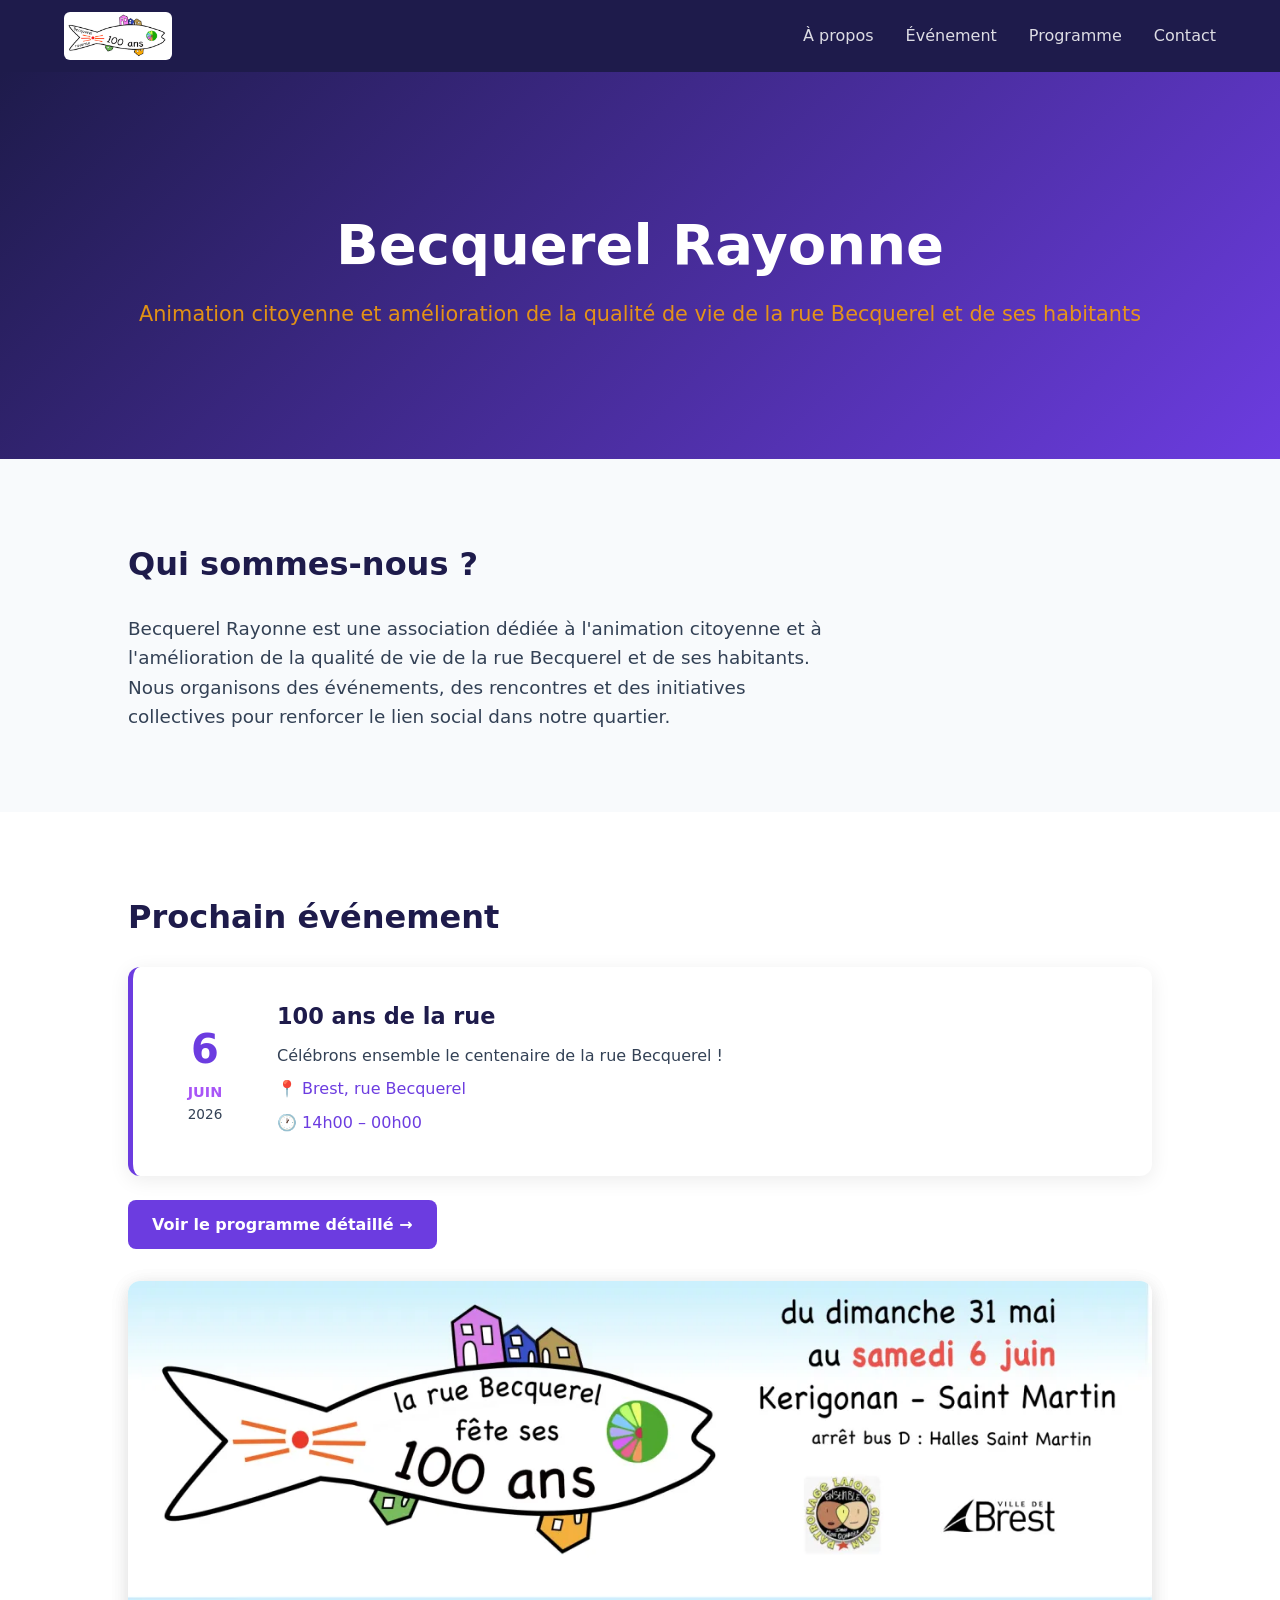
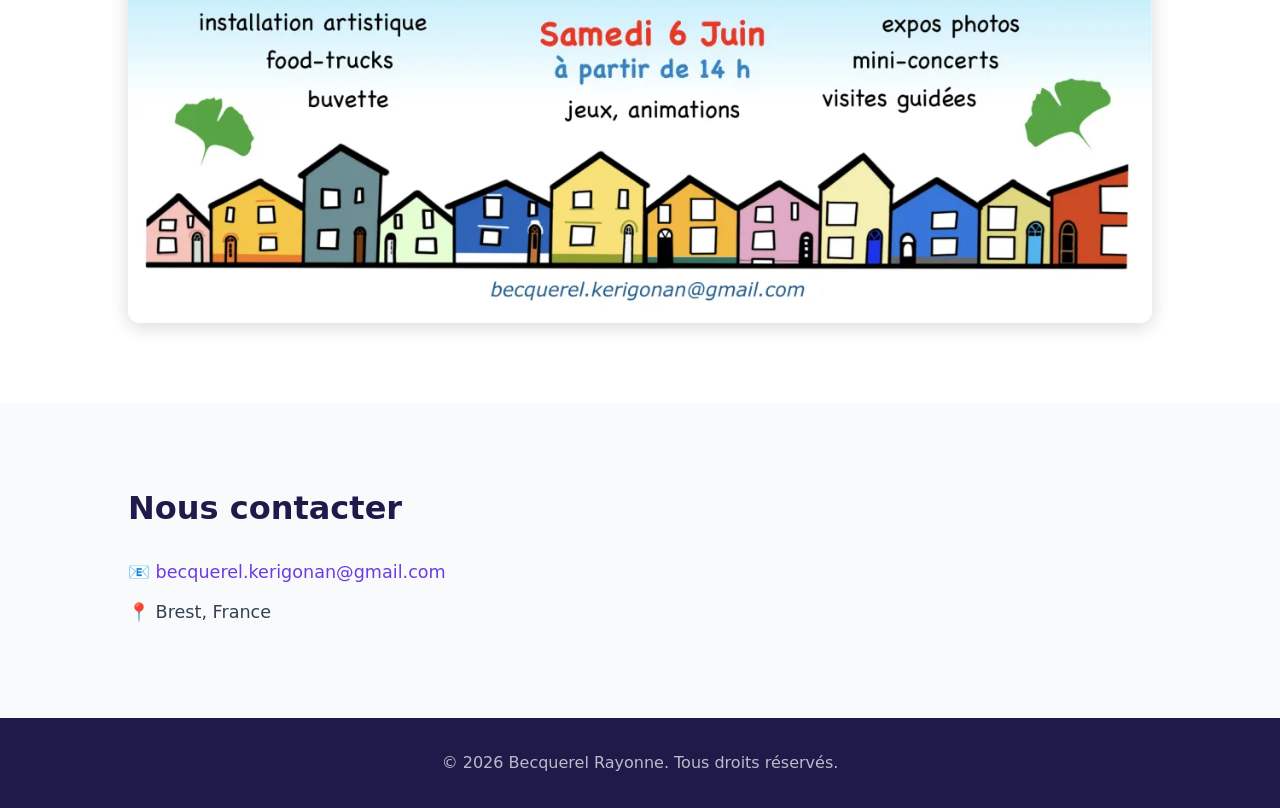
<file: index.html>
<!DOCTYPE html>
<html lang="fr">
<head>
    <meta charset="UTF-8">
    <meta name="viewport" content="width=device-width, initial-scale=1.0">
    <title>Becquerel Rayonne</title>
    <link rel="stylesheet" href="style.css">
</head>
<body>
    <header>
        <nav>
            <div class="logo"><img src="Logo_small.png" alt="Becquerel Rayonne" class="logo-img"></div>
            <ul>
                <li><a href="#about">À propos</a></li>
                <li><a href="#event">Événement</a></li>
                <li><a href="programme.html">Programme</a></li>
                <li><a href="#contact">Contact</a></li>
            </ul>
        </nav>
    </header>

    <section class="hero">
        <h1>Becquerel Rayonne</h1>
        <p class="tagline">Animation citoyenne et amélioration de la qualité de vie de la rue Becquerel et de ses habitants</p>
    </section>

    <section id="about" class="about">
        <h2>Qui sommes-nous ?</h2>
        <p>Becquerel Rayonne est une association dédiée à l'animation citoyenne et à l'amélioration de la qualité de vie de la rue Becquerel et de ses habitants. Nous organisons des événements, des rencontres et des initiatives collectives pour renforcer le lien social dans notre quartier.</p>
    </section>

    <section id="event" class="event">
        <h2>Prochain événement</h2>
        <div class="event-card">
            <div class="event-date">
                <span class="day">6</span>
                <span class="month">JUIN</span>
                <span class="year">2026</span>
            </div>
            <div class="event-details">
                <h3>100 ans de la rue</h3>
                <p>Célébrons ensemble le centenaire de la rue Becquerel !</p>
                <p class="event-location">📍 Brest, rue Becquerel</p>
                <p class="event-time">🕐 14h00 – 00h00</p>
            </div>
        </div>
        <a href="programme.html" class="btn-programme">Voir le programme détaillé →</a>
        <picture class="event-flyer">
            <source srcset="eflyer.webp" type="image/webp">
            <img src="eflyer.png" alt="Affiche de l'événement - 100 ans de la rue">
        </picture>
    </section>

    <section id="contact" class="contact">
        <h2>Nous contacter</h2>
        <div class="contact-info">
            <p>📧 <a href="mailto:becquerel.kerigonan@gmail.com">becquerel.kerigonan@gmail.com</a></p>
            <p>📍 Brest, France</p>
        </div>
    </section>

    <footer>
        <p>&copy; 2026 Becquerel Rayonne. Tous droits réservés.</p>
    </footer>
</body>
</html>
</file>
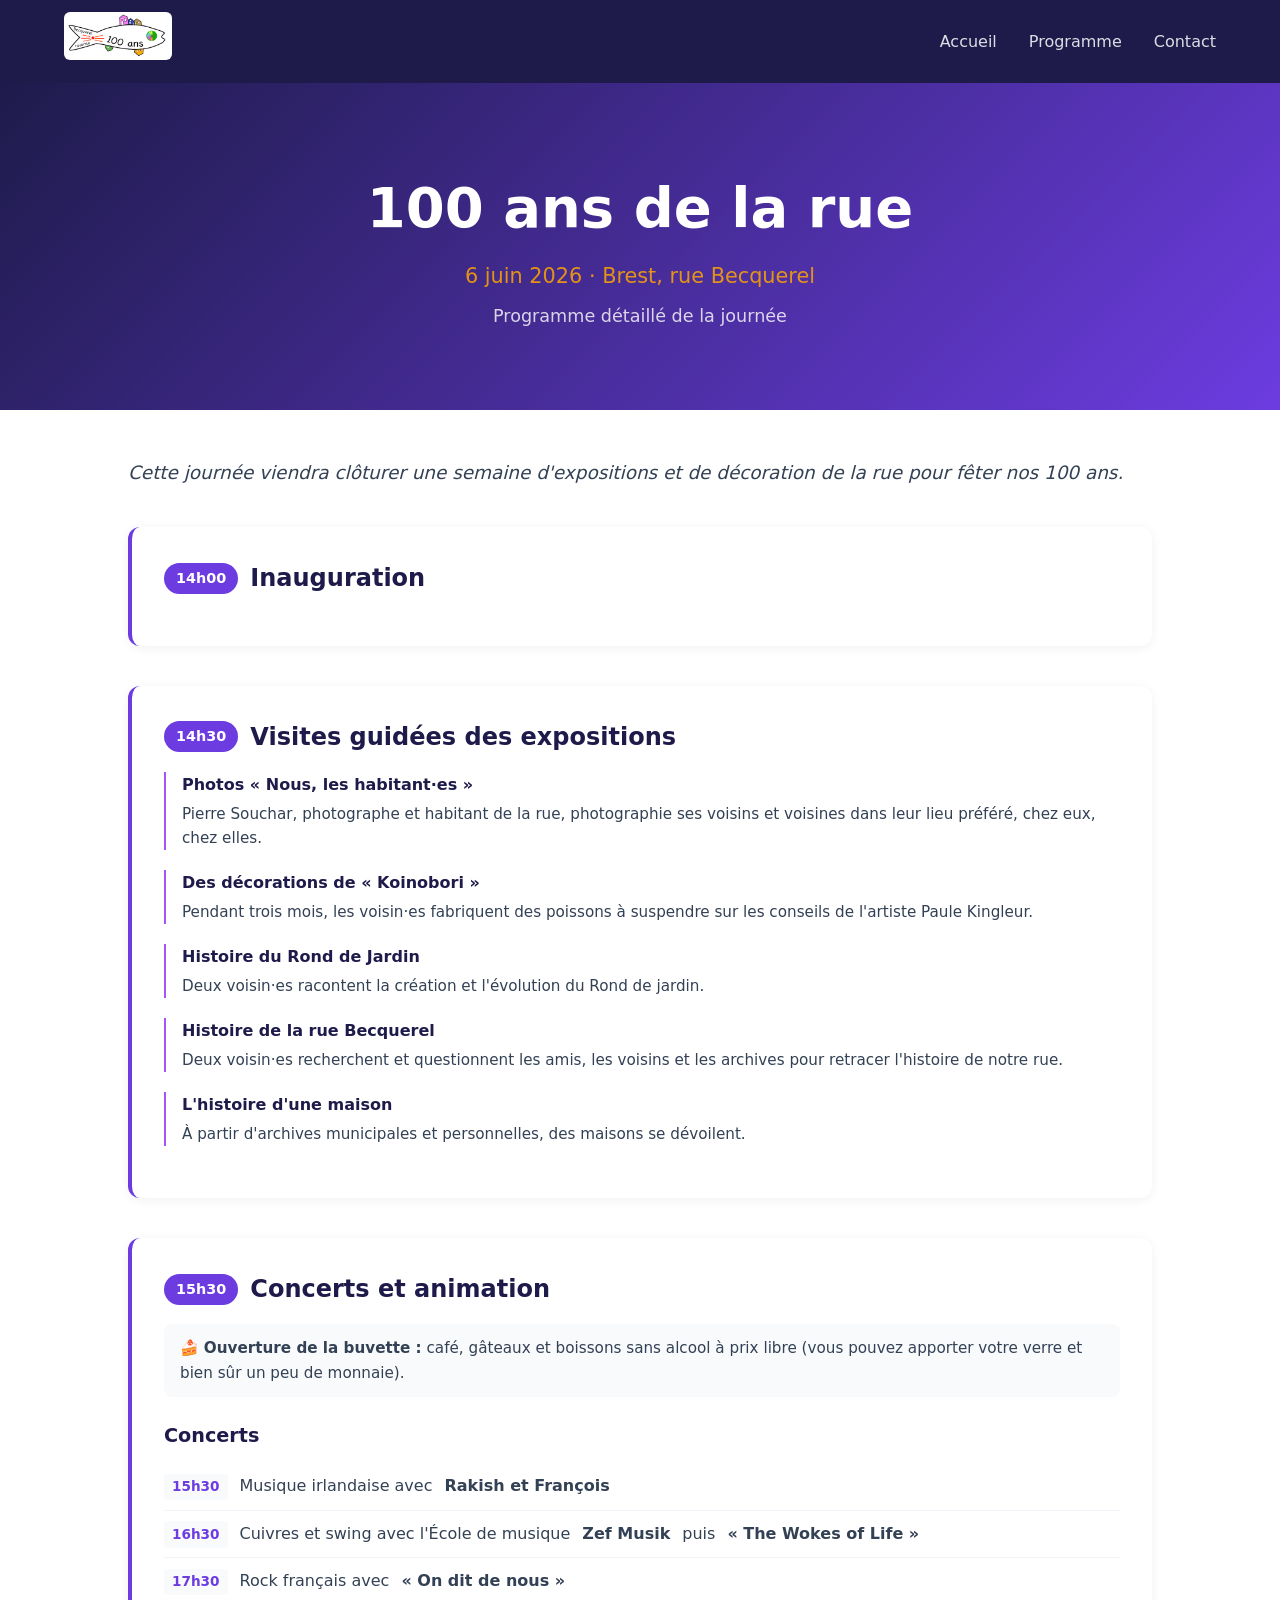
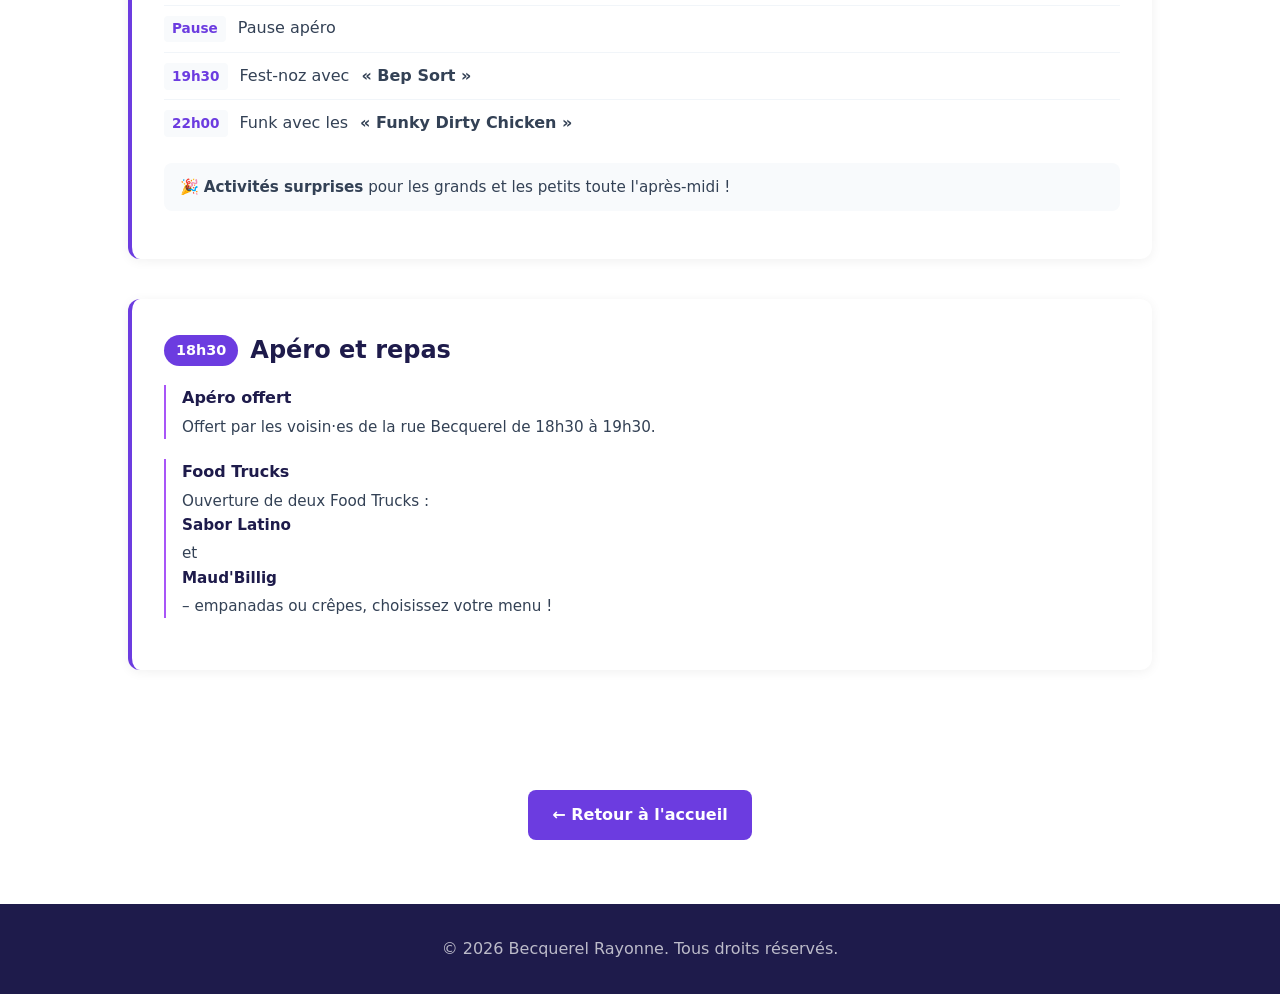
<file: programme.html>
<!DOCTYPE html>
<html lang="fr">
<head>
    <meta charset="UTF-8">
    <meta name="viewport" content="width=device-width, initial-scale=1.0">
    <title>Programme – 100 ans de la rue | Becquerel Rayonne</title>
    <link rel="stylesheet" href="style.css">
</head>
<body>
    <header>
        <nav>
            <div class="logo"><a href="index.html"><img src="Logo_small.png" alt="Becquerel Rayonne" class="logo-img"></a></div>
            <ul>
                <li><a href="index.html">Accueil</a></li>
                <li><a href="#programme">Programme</a></li>
                <li><a href="index.html#contact">Contact</a></li>
            </ul>
        </nav>
    </header>

    <section class="hero hero-programme">
        <h1>100 ans de la rue</h1>
        <p class="tagline">6 juin 2026 · Brest, rue Becquerel</p>
        <p class="hero-subtitle">Programme détaillé de la journée</p>
    </section>

    <section id="programme" class="programme">
        <p class="programme-intro">Cette journée viendra clôturer une semaine d'expositions et de décoration de la rue pour fêter nos 100 ans.</p>

        <div class="programme-block">
            <h2><span class="time-badge">14h00</span> Inauguration</h2>
        </div>

        <div class="programme-block">
            <h2><span class="time-badge">14h30</span> Visites guidées des expositions</h2>
            <ul class="programme-list">
                <li>
                    <strong>Photos « Nous, les habitant·es »</strong>
                    <p>Pierre Souchar, photographe et habitant de la rue, photographie ses voisins et voisines dans leur lieu préféré, chez eux, chez elles.</p>
                </li>
                <li>
                    <strong>Des décorations de « Koinobori »</strong>
                    <p>Pendant trois mois, les voisin·es fabriquent des poissons à suspendre sur les conseils de l'artiste Paule Kingleur.</p>
                </li>
                <li>
                    <strong>Histoire du Rond de Jardin</strong>
                    <p>Deux voisin·es racontent la création et l'évolution du Rond de jardin.</p>
                </li>
                <li>
                    <strong>Histoire de la rue Becquerel</strong>
                    <p>Deux voisin·es recherchent et questionnent les amis, les voisins et les archives pour retracer l'histoire de notre rue.</p>
                </li>
                <li>
                    <strong>L'histoire d'une maison</strong>
                    <p>À partir d'archives municipales et personnelles, des maisons se dévoilent.</p>
                </li>
            </ul>
        </div>

        <div class="programme-block">
            <h2><span class="time-badge">15h30</span> Concerts et animation</h2>
            <p class="programme-note">🍰 <strong>Ouverture de la buvette :</strong> café, gâteaux et boissons sans alcool à prix libre (vous pouvez apporter votre verre et bien sûr un peu de monnaie).</p>

            <h3>Concerts</h3>
            <ul class="concerts-list">
                <li><span class="concert-time">15h30</span> Musique irlandaise avec <strong>Rakish et François</strong></li>
                <li><span class="concert-time">16h30</span> Cuivres et swing avec l'École de musique <strong>Zef Musik</strong> puis <strong>« The Wokes of Life »</strong></li>
                <li><span class="concert-time">17h30</span> Rock français avec <strong>« On dit de nous »</strong></li>
                <li><span class="concert-time">Pause</span> Pause apéro</li>
                <li><span class="concert-time">19h30</span> Fest-noz avec <strong>« Bep Sort »</strong></li>
                <li><span class="concert-time">22h00</span> Funk avec les <strong>« Funky Dirty Chicken »</strong></li>
            </ul>

            <p class="programme-note">🎉 <strong>Activités surprises</strong> pour les grands et les petits toute l'après-midi !</p>
        </div>

        <div class="programme-block">
            <h2><span class="time-badge">18h30</span> Apéro et repas</h2>
            <ul class="programme-list">
                <li>
                    <strong>Apéro offert</strong>
                    <p>Offert par les voisin·es de la rue Becquerel de 18h30 à 19h30.</p>
                </li>
                <li>
                    <strong>Food Trucks</strong>
                    <p>Ouverture de deux Food Trucks : <strong>Sabor Latino</strong> et <strong>Maud'Billig</strong> – empanadas ou crêpes, choisissez votre menu !</p>
                </li>
            </ul>
        </div>
    </section>

    <section class="cta-section">
        <a href="index.html#event" class="btn-back">← Retour à l'accueil</a>
    </section>

    <footer>
        <p>&copy; 2026 Becquerel Rayonne. Tous droits réservés.</p>
    </footer>
</body>
</html>
</file>
<file: style.css>
* {
    margin: 0;
    padding: 0;
    box-sizing: border-box;
}

:root {
    --primary: #6c3ce0;
    --primary-light: #a855f7;
    --accent: #f59e0b;
    --dark: #1e1b4b;
    --light: #f8fafc;
    --text: #334155;
}

body {
    font-family: 'Segoe UI', system-ui, -apple-system, sans-serif;
    color: var(--text);
    line-height: 1.6;
}

/* Navigation */
nav {
    display: flex;
    justify-content: space-between;
    align-items: center;
    padding: 0.75rem 5%;
    background: var(--dark);
    position: sticky;
    top: 0;
    z-index: 100;
}

.logo {
    font-size: 1.4rem;
    font-weight: 700;
    color: white;
    display: flex;
    align-items: center;
    gap: 0.75rem;
}

.logo-img {
    height: 48px;
    width: auto;
    border-radius: 6px;
}

nav ul {
    display: flex;
    list-style: none;
    gap: 2rem;
}

nav a {
    color: rgba(255, 255, 255, 0.85);
    text-decoration: none;
    font-weight: 500;
    transition: color 0.2s;
}

nav a:hover {
    color: var(--accent);
}

/* Hero */
.hero {
    background: linear-gradient(135deg, var(--dark) 0%, var(--primary) 100%);
    color: white;
    text-align: center;
    padding: 8rem 2rem;
}

.hero h1 {
    font-size: 3.5rem;
    margin-bottom: 0.5rem;
}

.tagline {
    font-size: 1.3rem;
    opacity: 0.9;
    color: var(--accent);
}

/* Sections */
section {
    padding: 5rem 10%;
}

section h2 {
    font-size: 2rem;
    margin-bottom: 1.5rem;
    color: var(--dark);
}

/* About */
.about {
    background: var(--light);
}

.about p {
    font-size: 1.15rem;
    max-width: 700px;
}

/* Event */
.event-card {
    display: flex;
    gap: 2rem;
    background: white;
    border-radius: 12px;
    padding: 2rem;
    box-shadow: 0 4px 20px rgba(0, 0, 0, 0.08);
    border-left: 5px solid var(--primary);
}

.event-date {
    display: flex;
    flex-direction: column;
    align-items: center;
    justify-content: center;
    min-width: 80px;
}

.event-date .day {
    font-size: 2.5rem;
    font-weight: 800;
    color: var(--primary);
}

.event-date .month {
    font-size: 0.9rem;
    font-weight: 600;
    text-transform: uppercase;
    color: var(--primary-light);
}

.event-date .year {
    font-size: 0.85rem;
    color: var(--text);
}

.event-details h3 {
    font-size: 1.4rem;
    margin-bottom: 0.5rem;
    color: var(--dark);
}

.event-details p {
    margin-bottom: 0.5rem;
}

.event-location,
.event-time {
    font-weight: 500;
    color: var(--primary);
}

.event-flyer {
    display: block;
    max-width: 100%;
    margin-top: 2rem;
    border-radius: 12px;
    box-shadow: 0 4px 20px rgba(0, 0, 0, 0.08);
}

.event-flyer img {
    display: block;
    max-width: 100%;
    border-radius: 12px;
    box-shadow: 0 4px 20px rgba(0, 0, 0, 0.08);
}

/* Contact */
.contact {
    background: var(--light);
}

.contact-info {
    font-size: 1.1rem;
}

.contact-info p {
    margin-bottom: 0.75rem;
}

.contact-info a {
    color: var(--primary);
    text-decoration: none;
}

.contact-info a:hover {
    text-decoration: underline;
}

/* Footer */
footer {
    background: var(--dark);
    color: rgba(255, 255, 255, 0.7);
    text-align: center;
    padding: 2rem;
}

/* Responsive */
@media (max-width: 768px) {
    .hero h1 {
        font-size: 2.2rem;
    }

    .event-card {
        flex-direction: column;
        gap: 1rem;
    }

    nav ul {
        gap: 1rem;
    }

    section {
        padding: 3rem 5%;
    }
}


/* Programme page */
.hero-programme {
    padding: 5rem 2rem;
}

.hero-subtitle {
    font-size: 1.1rem;
    opacity: 0.8;
    margin-top: 0.5rem;
}

.programme {
    padding: 3rem 10%;
}

.programme-intro {
    font-size: 1.15rem;
    font-style: italic;
    margin-bottom: 2.5rem;
    color: var(--text);
}

.programme-block {
    margin-bottom: 2.5rem;
    padding: 2rem;
    background: white;
    border-radius: 12px;
    box-shadow: 0 2px 12px rgba(0, 0, 0, 0.06);
    border-left: 4px solid var(--primary);
}

.programme-block h2 {
    font-size: 1.5rem;
    margin-bottom: 1rem;
    display: flex;
    align-items: center;
    gap: 0.75rem;
    flex-wrap: wrap;
}

.programme-block h3 {
    font-size: 1.2rem;
    color: var(--dark);
    margin: 1.5rem 0 0.75rem;
}

.time-badge {
    display: inline-block;
    background: var(--primary);
    color: white;
    padding: 0.25rem 0.75rem;
    border-radius: 20px;
    font-size: 0.9rem;
    font-weight: 600;
}

.programme-list {
    list-style: none;
    padding: 0;
}

.programme-list li {
    margin-bottom: 1.25rem;
    padding-left: 1rem;
    border-left: 2px solid var(--primary-light);
}

.programme-list li strong {
    display: block;
    color: var(--dark);
    margin-bottom: 0.25rem;
}

.programme-list li p {
    color: var(--text);
    font-size: 0.95rem;
}

.programme-note {
    margin: 1rem 0;
    padding: 0.75rem 1rem;
    background: var(--light);
    border-radius: 8px;
    font-size: 0.95rem;
}

.concerts-list {
    list-style: none;
    padding: 0;
}

.concerts-list li {
    padding: 0.6rem 0;
    border-bottom: 1px solid #f1f5f9;
    display: flex;
    align-items: baseline;
    gap: 0.75rem;
    flex-wrap: wrap;
}

.concerts-list li:last-child {
    border-bottom: none;
}

.concert-time {
    display: inline-block;
    background: var(--light);
    color: var(--primary);
    font-weight: 700;
    padding: 0.15rem 0.5rem;
    border-radius: 4px;
    font-size: 0.85rem;
    min-width: 50px;
    text-align: center;
}

/* CTA Section */
.cta-section {
    text-align: center;
    padding: 2rem 10% 4rem;
}

.btn-programme,
.btn-back {
    display: inline-block;
    background: var(--primary);
    color: white;
    padding: 0.75rem 1.5rem;
    border-radius: 8px;
    text-decoration: none;
    font-weight: 600;
    transition: background 0.2s, transform 0.2s;
}

.btn-programme:hover,
.btn-back:hover {
    background: var(--primary-light);
    transform: translateY(-1px);
}

.btn-programme {
    margin-top: 1.5rem;
}

@media (max-width: 768px) {
    .programme {
        padding: 2rem 5%;
    }

    .programme-block {
        padding: 1.25rem;
    }

    .programme-block h2 {
        font-size: 1.25rem;
    }

    .concerts-list li {
        flex-direction: column;
        gap: 0.25rem;
    }
}
</file>
